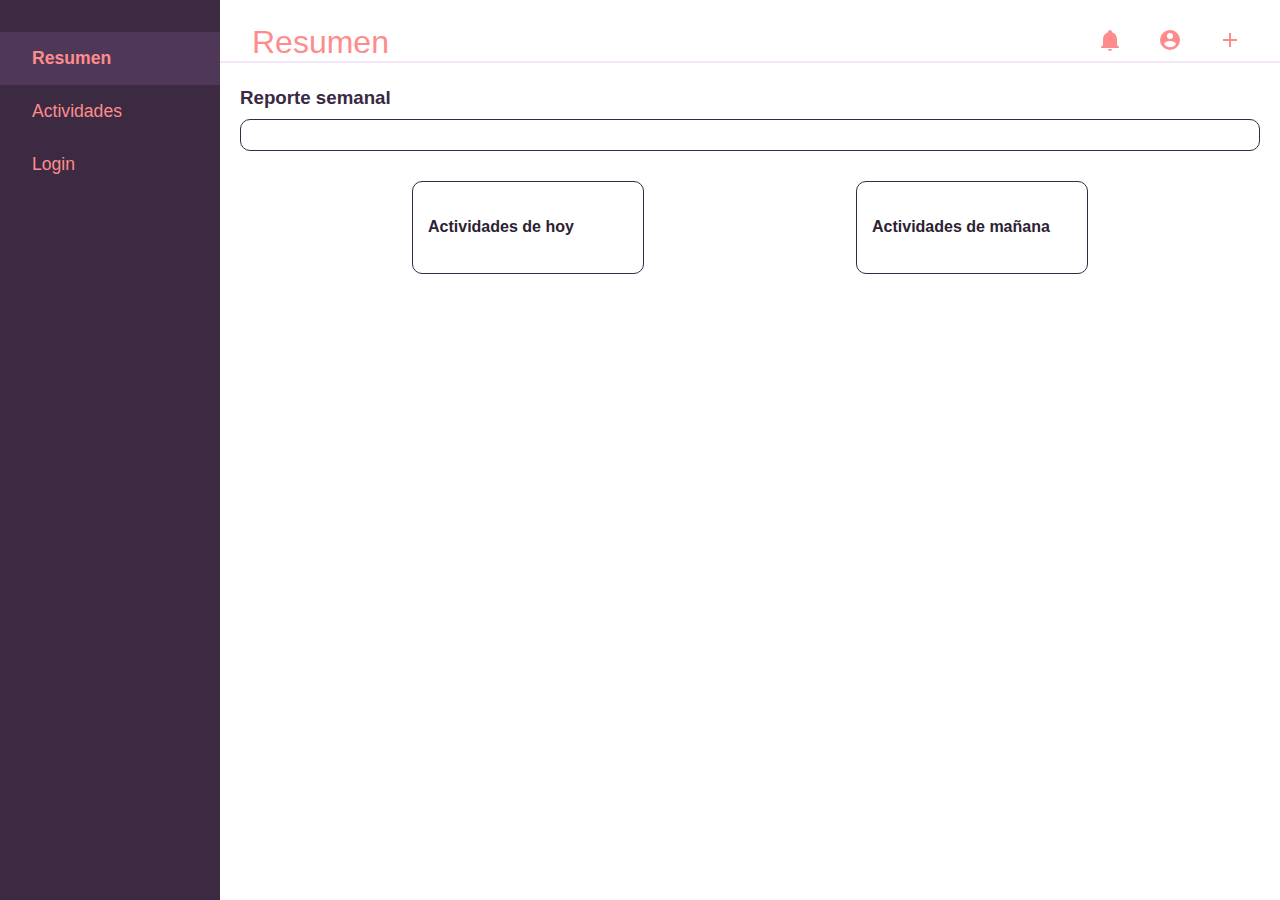
<file: index.html>
<!DOCTYPE html>
<html lang="es">

<head>
  <meta charset="UTF-8" />
  <meta name="viewport" content="width=device-width, initial-scale=1" />
  <title>Resumen</title>
  <link rel="stylesheet" href="css/resumen.css">
  <link rel="stylesheet" href="css/global.css">
</head>

<body>

  <special-header></special-header>

  <div class="main">
    <page-header class="header" title="Resumen"></page-header>
    <h3>Reporte semanal</h3>
    <div class="reporte">
      <div class="tareas-semanal"></div>
    </div>
    <div class="actividades">
      <div class="actividad-box">
        <h4>Actividades de hoy</h4>
      </div>
      <div class="actividad-box">
        <h4>Actividades de mañana</h4>
      </div>
    </div>
  </div>

  <script src="src/headerManager.js"></script>
  <script type="module" src="src/resumen-render.js"></script>
  <script type="module">
    import { fetch_data, check_today_tasks_and_notify } from './src/utils.js';
    if (!localStorage.getItem('allData')) {
      fetch_data('datos.json').then(() => check_today_tasks_and_notify());
    } else {
      check_today_tasks_and_notify();
    }
  </script>
</body>

</html>
</file>
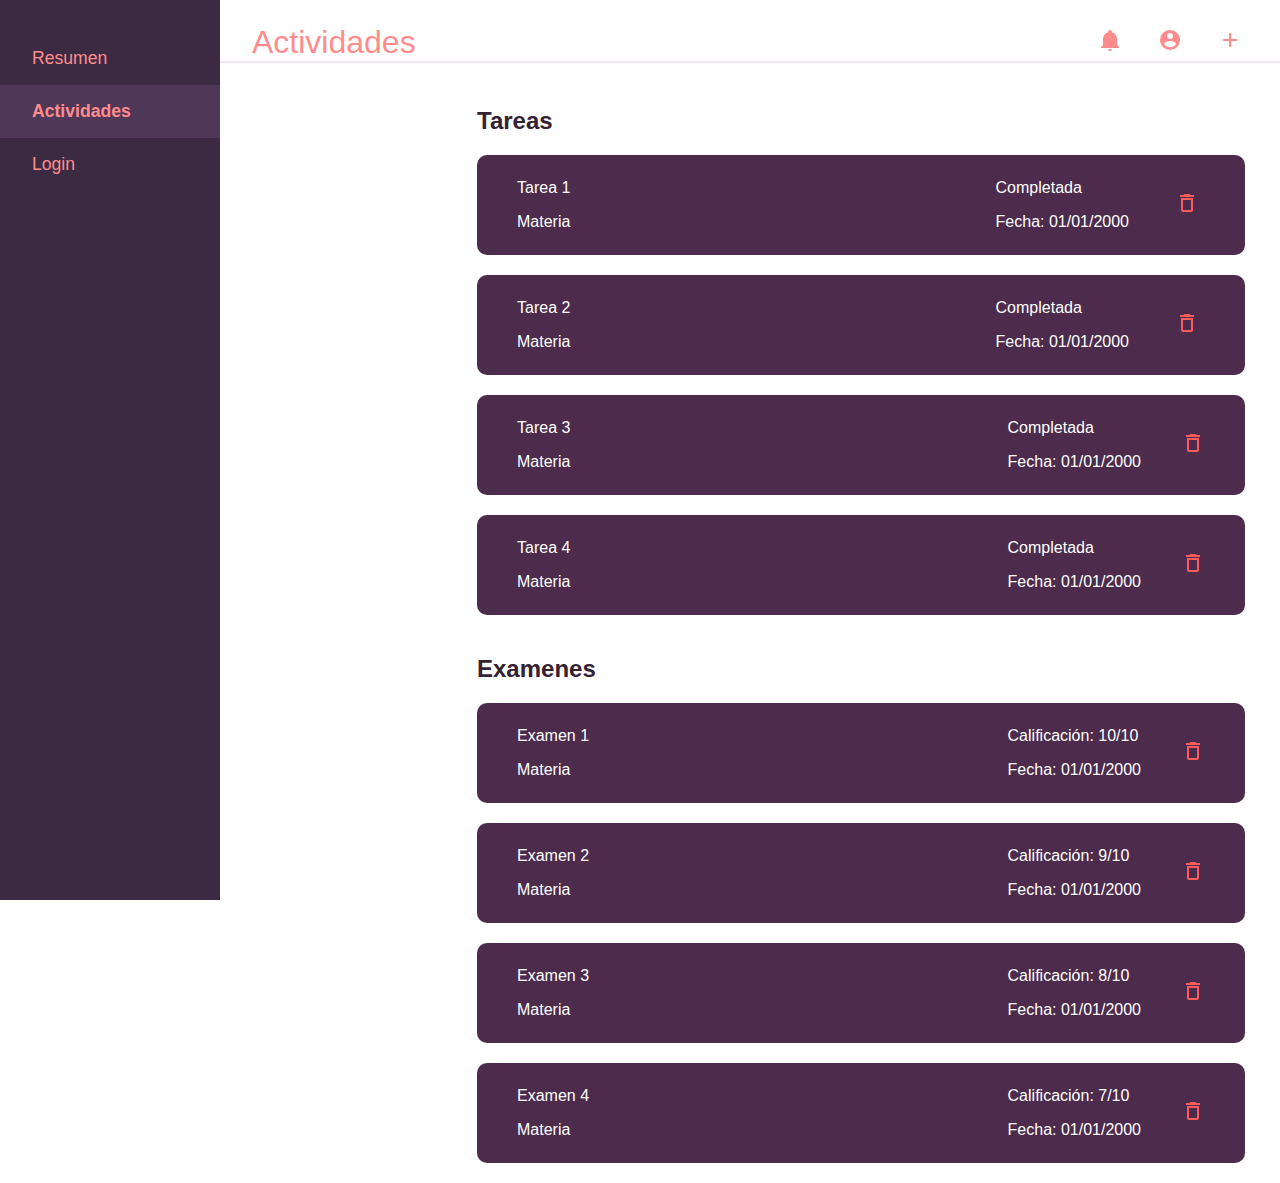
<file: actividades.html>
<!DOCTYPE html>
<html lang="en">

<head>
  <meta charset="UTF-8">
  <meta name="viewport" content="width=device-width, initial-scale=1.0">
  <title>Document</title>
  <link rel="stylesheet" href="css/global.css">
  <link rel="stylesheet" href="css/activities-styles.css">
</head>

<body>
  <special-header></special-header>

  <div class="main-content">
    <page-header class="header" title="Actividades"></page-header>
    <main class="container">
      <section class="activities">
        <h2>Tareas</h2>
        <div class="activity">
          <div class="left">
            <p>Tarea 1</p>
            <p>Materia</p>
          </div>
          <div class="right">
            <p>Completada</p>
            <p>Fecha: 01/01/2000</p>
          </div>
          <button class="btn-delete" aria-label="Delete activity">
            <svg xmlns="http://www.w3.org/2000/svg" width="24" height="24" viewBox="0 0 24 24">
              <path fill="currentColor"
                d="M6 19a2 2 0 0 0 2 2h8a2 2 0 0 0 2-2V7H6zM8 9h8v10H8zm7.5-5l-1-1h-5l-1 1H5v2h14V4z" />
            </svg>
          </button>
        </div>
        <div class="activity">
          <div class="left">
            <p>Tarea 2</p>
            <p>Materia</p>
          </div>
          <div class="right">
            <p>Completada</p>
            <p>Fecha: 01/01/2000</p>
          </div>
          <button class="btn-delete" aria-label="Delete activity">
            <svg xmlns="http://www.w3.org/2000/svg" width="24" height="24" viewBox="0 0 24 24">
              <path fill="currentColor"
                d="M6 19a2 2 0 0 0 2 2h8a2 2 0 0 0 2-2V7H6zM8 9h8v10H8zm7.5-5l-1-1h-5l-1 1H5v2h14V4z" />
            </svg>
          </button>
        </div>
        <div class="activity">
          <div class="left">
            <p>Tarea 3</p>
            <p>Materia</p>
          </div>
          <div class="right">
            <p>Completada</p>
            <p>Fecha: 01/01/2000</p>
          </div>
          <span class="btn-delete">
            <svg xmlns="http://www.w3.org/2000/svg" width="24" height="24" viewBox="0 0 24 24">
              <path fill="currentColor"
                d="M6 19a2 2 0 0 0 2 2h8a2 2 0 0 0 2-2V7H6zM8 9h8v10H8zm7.5-5l-1-1h-5l-1 1H5v2h14V4z" />
            </svg>
          </span>
        </div>
        <div class="activity">
          <div class="left">
            <p>Tarea 4</p>
            <p>Materia</p>
          </div>
          <div class="right">
            <p>Completada</p>
            <p>Fecha: 01/01/2000</p>
          </div>
          <span class="btn-delete">
            <svg xmlns="http://www.w3.org/2000/svg" width="24" height="24" viewBox="0 0 24 24">
              <path fill="currentColor"
                d="M6 19a2 2 0 0 0 2 2h8a2 2 0 0 0 2-2V7H6zM8 9h8v10H8zm7.5-5l-1-1h-5l-1 1H5v2h14V4z" />
            </svg>
          </span>
        </div>
      </section>
      <section class="activities">
        <h2>Examenes</h2>
        <div class="activity">
          <div class="left">
            <p>Examen 1</p>
            <p>Materia</p>
          </div>
          <div class="right">
            <p>Calificación: 10/10</p>
            <p>Fecha: 01/01/2000</p>
          </div>
          <span class="btn-delete">
            <svg xmlns="http://www.w3.org/2000/svg" width="24" height="24" viewBox="0 0 24 24">
              <path fill="currentColor"
                d="M6 19a2 2 0 0 0 2 2h8a2 2 0 0 0 2-2V7H6zM8 9h8v10H8zm7.5-5l-1-1h-5l-1 1H5v2h14V4z" />
            </svg>
          </span>
        </div>
        <div class="activity">
          <div class="left">
            <p>Examen 2</p>
            <p>Materia</p>
          </div>
          <div class="right">
            <p>Calificación: 9/10</p>
            <p>Fecha: 01/01/2000</p>
          </div>
          <span class="btn-delete">
            <svg xmlns="http://www.w3.org/2000/svg" width="24" height="24" viewBox="0 0 24 24">
              <path fill="currentColor"
                d="M6 19a2 2 0 0 0 2 2h8a2 2 0 0 0 2-2V7H6zM8 9h8v10H8zm7.5-5l-1-1h-5l-1 1H5v2h14V4z" />
            </svg>
          </span>
        </div>
        <div class="activity">
          <div class="left">
            <p>Examen 3</p>
            <p>Materia</p>
          </div>
          <div class="right">
            <p>Calificación: 8/10</p>
            <p>Fecha: 01/01/2000</p>
          </div>
          <span class="btn-delete">
            <svg xmlns="http://www.w3.org/2000/svg" width="24" height="24" viewBox="0 0 24 24">
              <path fill="currentColor"
                d="M6 19a2 2 0 0 0 2 2h8a2 2 0 0 0 2-2V7H6zM8 9h8v10H8zm7.5-5l-1-1h-5l-1 1H5v2h14V4z" />
            </svg>
          </span>
        </div>
        <div class="activity">
          <div class="left">
            <p>Examen 4</p>
            <p>Materia</p>
          </div>
          <div class="right">
            <p>Calificación: 7/10</p>
            <p>Fecha: 01/01/2000</p>
          </div>
          <span class="btn-delete">
            <svg xmlns="http://www.w3.org/2000/svg" width="24" height="24" viewBox="0 0 24 24">
              <path fill="currentColor"
                d="M6 19a2 2 0 0 0 2 2h8a2 2 0 0 0 2-2V7H6zM8 9h8v10H8zm7.5-5l-1-1h-5l-1 1H5v2h14V4z" />
            </svg>
          </span>
        </div>
      </section>
    </main>
  </div>

  <script src="./src/headerManager.js"></script>
</body>

</html>
</file>
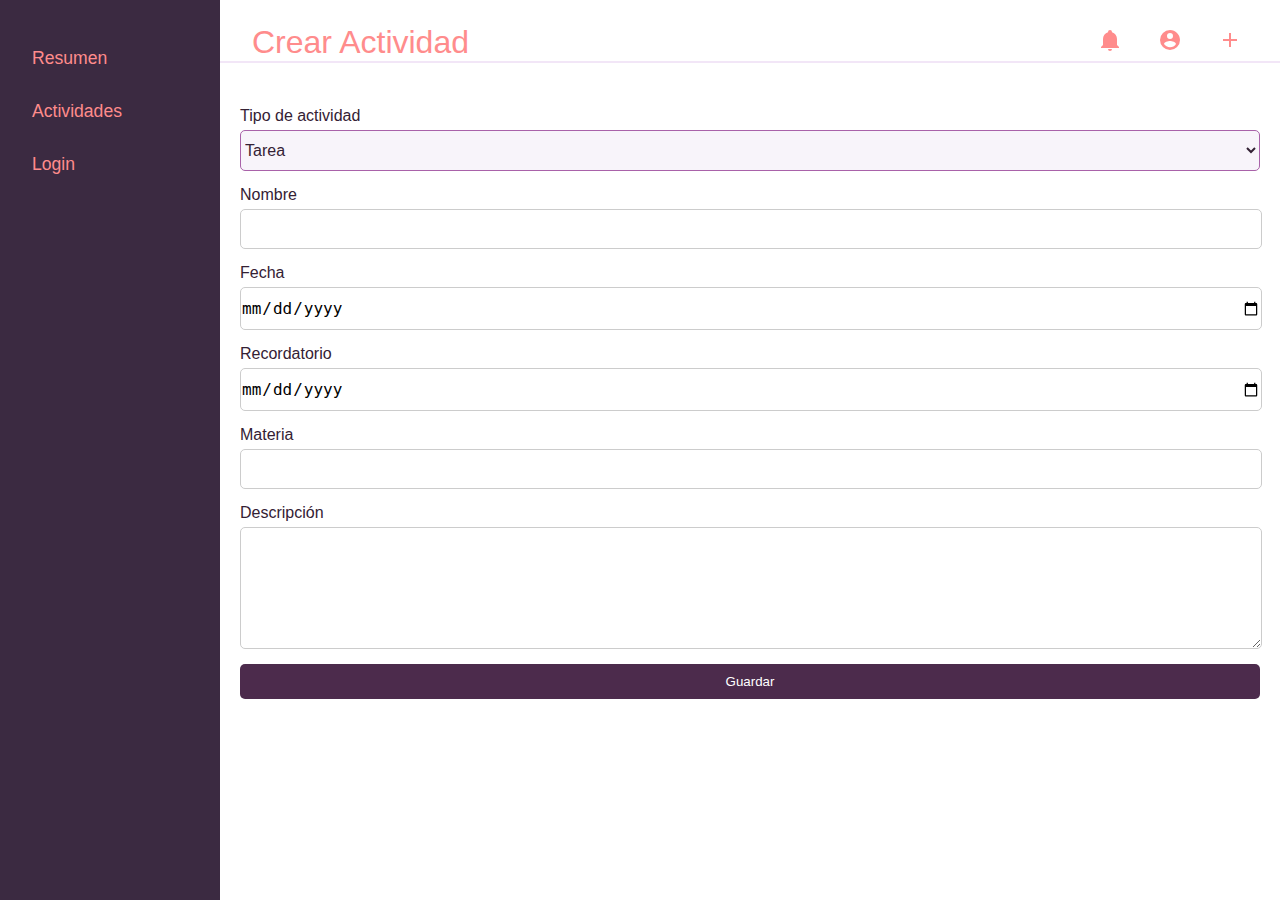
<file: crear-actividad.html>
<!DOCTYPE html>
<html lang="en">

<head>
    <meta charset="UTF-8">
    <meta name="viewport" content="width=device-width, initial-scale=1.0">
    <title>Editar Actividad</title>
    <link rel="stylesheet" href="css/crear-actividad-styles.css">
    <link rel="stylesheet" href="css/global.css">
</head>

<body>
    <special-header></special-header>
    <div class="main-content">
        <page-header class="header" title="Crear Actividad"></page-header>
        <main class="container">
            <form class="form" action="">
                <div class="form-group">
                    <label for="tipo-actividad">Tipo de actividad</label>
                    <select id="tipo-actividad" name="tipo-actividad" required>
                        <option value="tareas">Tarea</option>
                        <option value="examenes">Examen</option>
                    </select>
                </div>
                <div class="form-group">
                    <label for="activity-name">Nombre</label>
                    <input type="text" id="activity-name" name="activity-name" required>
                </div>
                <div class="form-group">
                    <label for="date">Fecha</label>
                    <input type="date" id="date" name="date" required>
                </div>
                <div class="form-group">
                    <label for="reminder">Recordatorio</label>
                    <input type="date" id="reminder" name="reminder" required>
                </div>
                <div class="form-group">
                    <label for="subject">Materia</label>
                    <input type="text" id="subject" name="subject" required>
                </div>
                <div class="form-group">
                    <label for="description">Descripción</label>
                    <textarea id="description" name="description" rows="4" required></textarea>
                </div>
                <button type="submit" class="btn btn-primary">Guardar</button>
            </form>
        </main>
    </div>

    <script src="./src/headerManager.js"></script>
    <script type="module" src="./src/crear-actividad.js"></script>
</body>

</html>
</file>
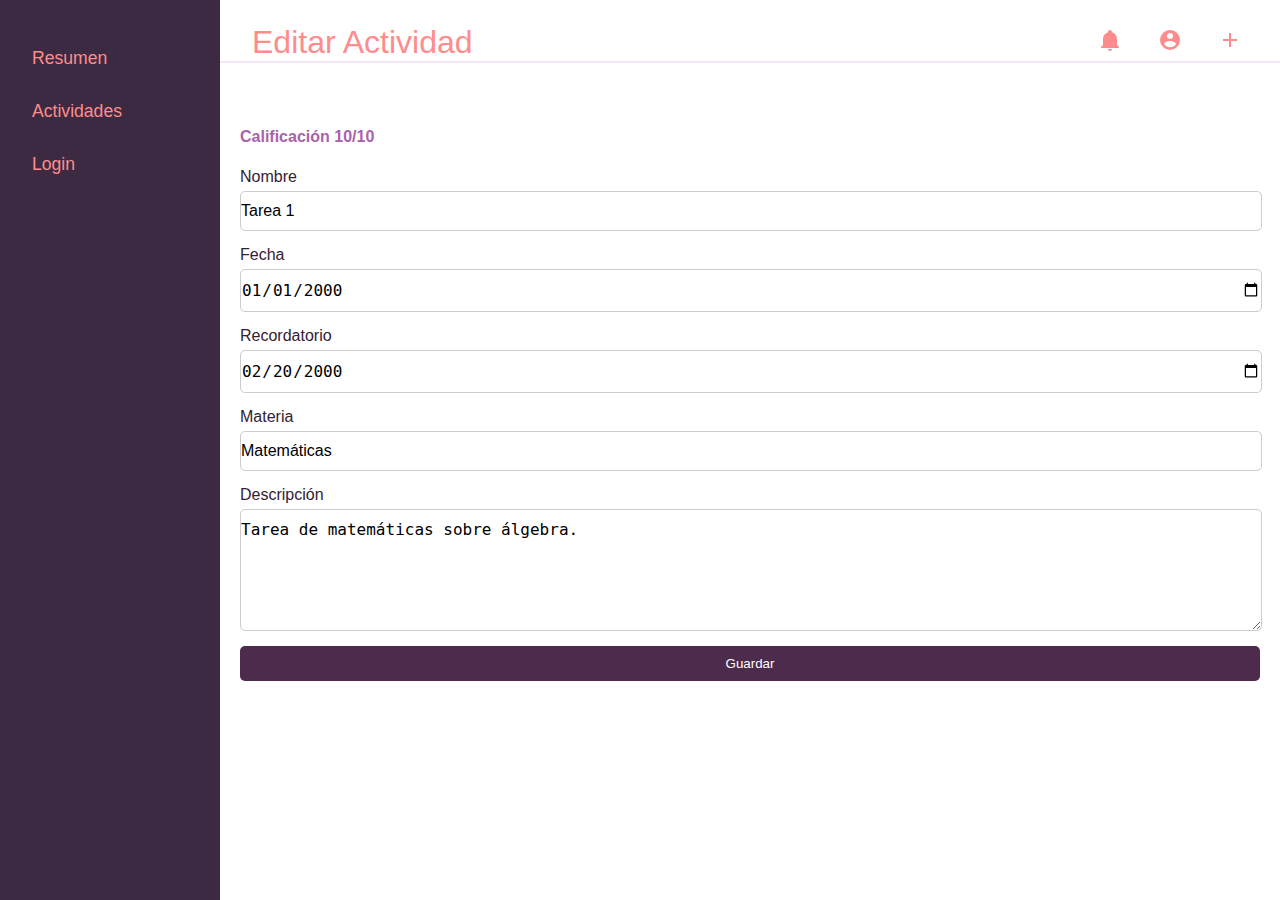
<file: editar-actividad.html>
<!DOCTYPE html>
<html lang="en">

<head>
    <meta charset="UTF-8">
    <meta name="viewport" content="width=device-width, initial-scale=1.0">
    <title>Editar Actividad</title>
    <link rel="stylesheet" href="css/editar-styles.css">
    <link rel="stylesheet" href="css/global.css">
</head>

<body>
    <special-header></special-header>
    <div class="main-content">
        <page-header class="header" title="Editar Actividad"></page-header>
        <main class="container">
            <form class="form" action="">
                <h4 class="score">Calificación 10/10</h4>
                <div class="form-group">
                    <label for="activity-name">Nombre</label>
                    <input type="text" id="activity-name" name="activity-name" value="Tarea 1" required>
                </div>
                <div class="form-group">
                    <label for="date">Fecha</label>
                    <input type="date" id="date" name="date" value="2000-01-01" required>
                </div>
                <div class="form-group">
                    <label for="reminder">Recordatorio</label>
                    <input type="date" id="reminder" name="reminder" value="2000-02-20" required>
                </div>
                <div class="form-group">
                    <label for="subject">Materia</label>
                    <input type="text" id="subject" name="subject" value="Matemáticas" required>
                </div>
                <div class="form-group">
                    <label for="description">Descripción</label>
                    <textarea id="description" name="description" rows="4"
                        required>Tarea de matemáticas sobre álgebra.</textarea>
                </div>
                <button type="submit" class="btn btn-primary">Guardar</button>
            </form>
        </main>
    </div>

    <script src="./src/headerManager.js"></script>
</body>

</html>
</file>
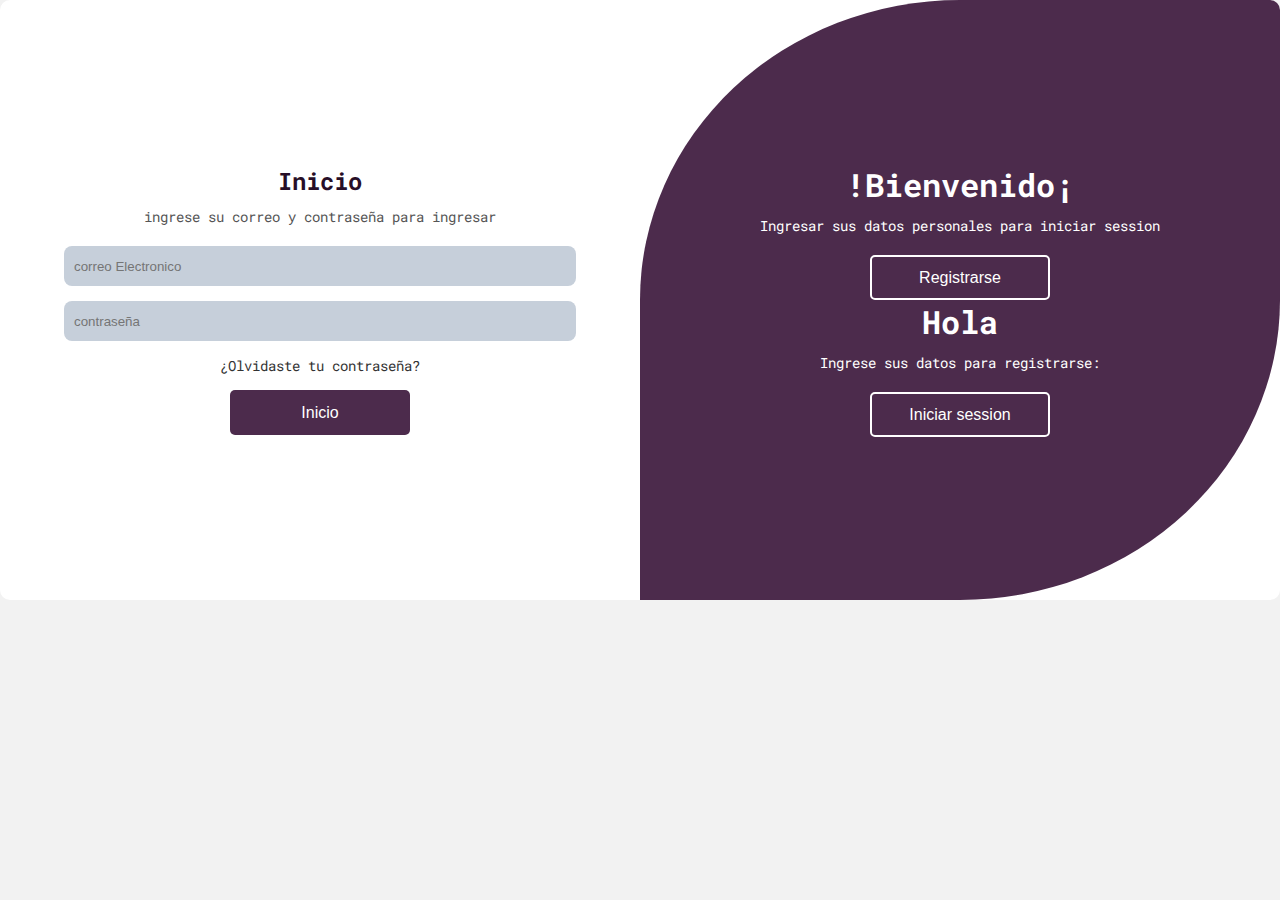
<file: login.html>
<!doctype html>
<html lang="es">
  <head>
    <meta charset="UTF-8" />
    <meta name="viewport" content="width=device-width, initial-scale=1.0" />
    <link rel="stylesheet" href="css/login-styles.css" />
    <title>proyecto</title>
  </head>
  <body>
    <special-header></special-header>
    <div class="container">
      <div class="container-form">
        <form class="inicio-session">
          <h2>Inicio</h2>
          <span>ingrese su correo y contraseña para ingresar</span>
          <div class="container-input">
            <input type="email" placeholder="correo Electronico" id="email" />
          </div>
          <div class="container-input">
            <input type="password" placeholder="contraseña" id="password" />
          </div>
          <a href="#">¿Olvidaste tu contraseña?</a>
          <button class="button">Inicio</button>
        </form>
      </div>
      <div class="container-form">
        <form class="registro">
          <h2>Registro</h2>
          <span>Ingrese sus datos</span>
          <div class="container-input">
            <input type="name" placeholder="nombre" id="nombre" />
          </div>
          <div class="container-input">
            <input type="email" placeholder="correo Electronico" id="email" />
          </div>
          <div class="container-input">
            <input type="password" placeholder="contraseña" id="password" />
          </div>
          <button class="button" type="submit">Registrarse</button>
        </form>
      </div>

      <div class="container-bienvenido">
        <div class="bienvenido-sign-up bienvenido">
          <h3>!Bienvenido¡</h3>
          <p>Ingresar sus datos personales para iniciar session</p>
          <button class="button" id="btn-sign-up">Registrarse</button>
        </div>
        <div class="bienvenido-sign-in bienvenido">
          <h3>Hola</h3>
          <p>Ingrese sus datos para registrarse:</p>
          <button class="button" type="submit" id="btn-sign-in">
            Iniciar session
          </button>
        </div>
      </div>
    </div>
    <special-footer></special-footer>

    <script src="src/login-script.js"></script>
  </body>
</html>
</file>
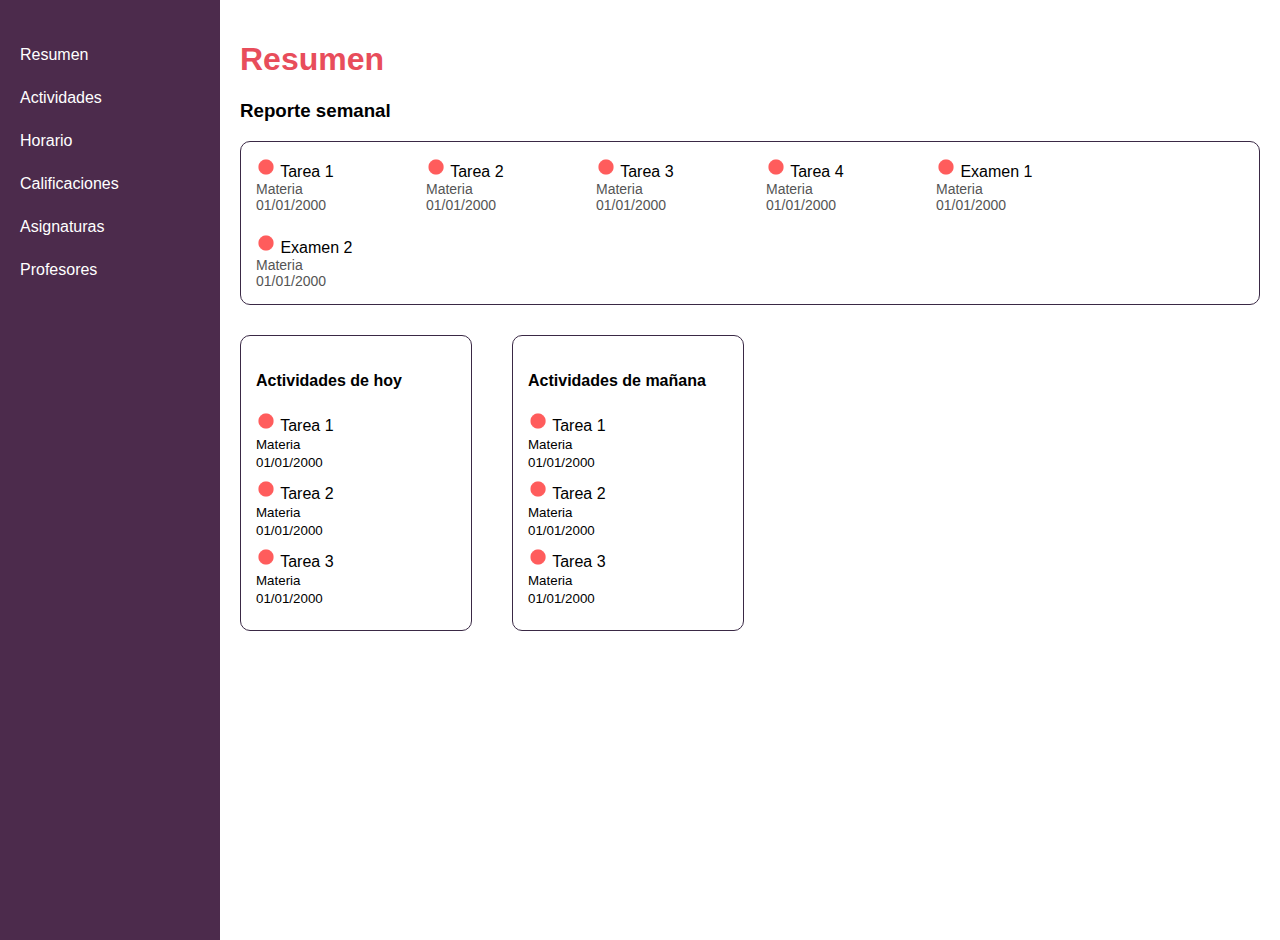
<file: resumen.html>
<!DOCTYPE html>
<html lang="es">
<head>
  <meta charset="UTF-8">
  <title>Resumen</title>
  <link rel="stylesheet" href="resumen.css">
</head>
<body>

  <div class="sidebar">
    <ul>
      <li>Resumen</li>
      <li>Actividades</li>
      <li>Horario</li>
      <li>Calificaciones</li>
      <li>Asignaturas</li>
      <li>Profesores</li>
    </ul>
  </div>

  <div class="main">
    <div class="resumen">
      <h1>Resumen</h1>
    </div>
    
    <h3>Reporte semanal</h3>
    <div class="reporte">
      <div class="tareas-semanal">
        <div class="tarea"><a href=""><img src="puntos.png" alt="" height="20px" width="20px"></a> Tarea 1<br><span>Materia<br>01/01/2000</span></div>
        <div class="tarea"><a href=""><img src="puntos.png" alt="" height="20px" width="20px"></a> Tarea 2<br><span>Materia<br>01/01/2000</span></div>
        <div class="tarea"><a href=""><img src="puntos.png" alt="" height="20px" width="20px"></a> Tarea 3<br><span>Materia<br>01/01/2000</span></div>
        <div class="tarea"><a href=""><img src="puntos.png" alt="" height="20px" width="20px"></a> Tarea 4<br><span>Materia<br>01/01/2000</span></div>
        <div class="tarea"><a href=""><img src="puntos.png" alt="" height="20px" width="20px"></a> Examen 1<br><span>Materia<br>01/01/2000</span></div>
        <div class="tarea"><a href=""><img src="puntos.png" alt="" height="20px" width="20px"></a> Examen 2<br><span>Materia<br>01/01/2000</span></div>
      </div>
    </div>

    <div class="actividades">
      <div class="actividad-box">
        <h4>Actividades de hoy</h4>
        <p><a href=""><img src="puntos.png" alt="" height="20px" width="20px"></a> Tarea 1<br><small>Materia<br>01/01/2000</small></p>
        <p><a href=""><img src="puntos.png" alt="" height="20px" width="20px"></a> Tarea 2<br><small>Materia<br>01/01/2000</small></p>
        <p><a href=""><img src="puntos.png" alt="" height="20px" width="20px"></a> Tarea 3<br><small>Materia<br>01/01/2000</small></p>
      </div>

      <div class="actividad-box">
        <h4>Actividades de mañana</h4>
        <p><a href=""><img src="puntos.png" alt="" height="20px" width="20px"></a> Tarea 1<br><small>Materia<br>01/01/2000</small></p>
        <p><a href=""><img src="puntos.png" alt="" height="20px" width="20px"></a> Tarea 2<br><small>Materia<br>01/01/2000</small></p>
        <p><a href=""><img src="puntos.png" alt="" height="20px" width="20px"></a> Tarea 3<br><small>Materia<br>01/01/2000</small></p>
      </div>
    </div>
  </div>

</body>
</html>
</file>
<file: css/resumen.css>
body {
    font-family: sans-serif;
    margin: 0;
    display: flex;
}

.main {
    flex: 1;
}

.botonesHeader {
    display: flex;
    justify-content: right;
    align-items: center;
}

.main h3 {
    color: #3a2945;
    margin: 10px 20px;
}

.reporte {
    border: 1px solid #3a2945;
    border-radius: 10px;
    padding: 15px;
    margin: 0 20px;
    margin-bottom: 30px;
}

.tareas-semanal {
    display: flex;
    flex-wrap: wrap;
}

.tarea {
    margin: 10px;
    width: 250px;
}

.tarea span {
    display: block;
    font-size: 14px;
    margin-top: 6px;
    color: #555;
}

.tarea svg {
    color: red;
    margin-right: 5px;
}

.actividades {
    display: flex;
    justify-content: space-evenly;
    gap: 40px;
    margin: 20px 20px;
}

.actividad-box {
    border: 1px solid #3a2945;
    border-radius: 10px;
    padding: 15px;
    width: 200px;
}

.actividad-box p {
    margin: 8px 0;
}
</file>
<file: css/global.css>
.header {
    width: 100%;
}
</file>
<file: css/activities-styles.css>
.container {
  display: flex;
  flex-direction: column;
  margin: 0 15px 0 237px;
  padding: 0 20px;
  color: #fff
}

.activities h2 {
  color: #342134;
}

.activity {
  display: flex;
  justify-content: space-between;
  align-items: center;
  margin: 20px 0;
  padding: 8px 40px;
  background-color: #4C2B4C;
  border-radius: 10px;
}

.activity a {
  color: #fff;
  text-decoration: none;
}

.activity .right {
  margin-left: auto;
  margin-right: 40px;
}

.btn-delete {
  background-color: #4C2B4C;
  border: none;
  color: #FC5C5C;
  cursor: pointer;
}
</file>
<file: css/crear-actividad-styles.css>
.container {
  display: flex;
  flex-direction: column;
  padding: 0 20px;
}

.form {
    display: flex;
    flex-direction: column;
    margin: 20px 0;
}

.form-group {
    margin-bottom: 15px;
    display: flex;
    flex-direction: column;
}

.form-group label {
    margin-bottom: 5px;
    color: #342134;
}

.form-group input,
.form-group textarea {
    padding: 10px 0;
    border: 1px solid #ccc;
    border-radius: 5px;
    font-size: 16px;
}
.form-group input[type="text"],
.form-group input[type="date"],
.form-group input[type="number"] {
    width: 100%;
}
.form-group textarea {
    width: 100%;
    height: 100px;
}
.form button {
    background-color: #4C2B4C;
    color: #fff;
    border: none;
    padding: 10px 20px;
    border-radius: 5px;
    cursor: pointer;
}
.form-group button:hover {
    background-color: #3a1f3a;
}

.score {
    color: #A962A9;
}

.edit-score-btn {
    background: none;
    border: none;
    color: #A962A9;
    font-size: 1.1em;
    margin-left: 8px;
    cursor: pointer;
    vertical-align: middle;
    transition: color 0.2s;
}

.edit-score-btn:hover {
    color: #4C2B4C;
}

.score-input {
    margin-left: 8px;
    padding: 2px 6px;
    border: 1px solid #A962A9;
    border-radius: 4px;
    font-size: 1em;
    width: 50px;
    vertical-align: middle;
}

.form-group select {
    padding: 10px 0;
    border: 1.5px solid #A962A9;
    border-radius: 5px;
    font-size: 16px;
    background: #f8f4fa;
    color: #342134;
    outline: none;
    transition: border 0.2s;
}
.form-group select:focus {
    border: 2px solid #4C2B4C;
    background: #fff;
}
</file>
<file: css/editar-styles.css>
.container {
  display: flex;
  flex-direction: column;
  padding: 0 20px;
}

.form {
    display: flex;
    flex-direction: column;
    margin: 20px 0;
}

.form-group {
    margin-bottom: 15px;
    display: flex;
    flex-direction: column;
}

.form-group label {
    margin-bottom: 5px;
    color: #342134;
}

.form-group input,
.form-group textarea {
    padding: 10px 0;
    border: 1px solid #ccc;
    border-radius: 5px;
    font-size: 16px;
}
.form-group input[type="text"],
.form-group input[type="date"],
.form-group input[type="number"] {
    width: 100%;
}
.form-group textarea {
    width: 100%;
    height: 100px;
}
.form button {
    background-color: #4C2B4C;
    color: #fff;
    border: none;
    padding: 10px 20px;
    border-radius: 5px;
    cursor: pointer;
}
.form-group button:hover {
    background-color: #3a1f3a;
}

.score {
    color: #A962A9;
}

.edit-score-btn {
    background: none;
    border: none;
    color: #A962A9;
    font-size: 1.1em;
    margin-left: 8px;
    cursor: pointer;
    vertical-align: middle;
    transition: color 0.2s;
}

.edit-score-btn:hover {
    color: #4C2B4C;
}

.score-input {
    margin-left: 8px;
    padding: 2px 6px;
    border: 1px solid #A962A9;
    border-radius: 4px;
    font-size: 1em;
    width: 50px;
    vertical-align: middle;
}
</file>
<file: css/login-styles.css>
/* Fuente personalizada desde Google Fonts */
@import url("https://fonts.googleapis.com/css2?family=Roboto+Mono:wght@400;700&display=swap");

/* Estilo para los títulos h2 dentro de la sección de inicio de sesión */
.inicio-session h2 {
  color: #270e27;
}

/* Reset de márgenes y paddings, y box-sizing para evitar problemas de layout */
* {
  margin: 0;
  padding: 0;
  box-sizing: border-box;
}

/* Estilos generales del cuerpo de la página */
body {
  font-family: "Roboto Mono", monospace; /* Fuente de estilo tipo máquina de escribir */
  width: 100%;
  height: 100vh;
  background: #f2f2f2; /* Fondo gris claro */
}

/* Contenedor principal del formulario (login/register) */
.container {
  width: 100%;
  height: 600px;
  background: #fff;
  display: flex;
  position: relative;
  overflow: hidden;
  border-radius: 10px;
}

/* Contenedor que agrupa ambos formularios (login y registro) */
.forms-container {
  width: 100%;
  height: 100%;
  display: flex;
  transition: transform 0.6s ease-in-out; /* Transición para el efecto toggle */
}

/* Contenedor individual de cada formulario (login o registro) */
.container-form {
  width: 50%;
  height: 100%;
  display: flex;
  flex-direction: column;
  justify-content: center;
  align-items: center;
}

/* Estilos del formulario dentro del contenedor */
.container-form form {
  display: flex;
  flex-direction: column;
  align-items: center;
  width: 80%;
}

/* Título del formulario */
.container-form h2 {
  margin-bottom: 10px;
}

/* Texto debajo del título */
.container-form span {
  margin-bottom: 20px;
  font-size: 14px;
  color: #555;
}

/* Contenedor de cada campo input */
.container-input {
  width: 100%;
  height: 40px;
  background: #c6cfda; /* Fondo gris azulado */
  margin-bottom: 15px;
  padding: 0 10px;
  display: flex;
  align-items: center;
  border-radius: 8px;
}

/* Estilo de los inputs dentro del contenedor */
.container-input input {
  width: 100%;
  height: 100%;
  border: none;
  outline: none;
  background: inherit;
}

/* Enlaces dentro del formulario, como "¿Olvidaste tu contraseña?" */
.container-form a {
  font-size: 14px;
  color: #333;
  margin-bottom: 15px;
  text-decoration: none;
}

/* Botón principal del formulario */
.button {
  width: 180px;
  height: 45px;
  background-color: #4c2b4c; /* Morado oscuro */
  color: #fff;
  border: none;
  border-radius: 5px;
  font-size: 16px;
  cursor: pointer;
}

/* Texto de error debajo del input */
.container-input .error {
  color: #e74c3c; /* Rojo */
  font-size: 13px;
  margin-top: 2px;
  margin-bottom: 2px;
  display: block;
  min-height: 16px;
  font-weight: 500;
  letter-spacing: 0.2px;
}

/* Estilo adicional para resaltar inputs con error */
.container-input input:invalid,
.container-input input.error {
  border: 1.5px solid #e74c3c;
  background: #ffeaea; /* Fondo rosado */
}

/* Contenedor morado a la derecha que actúa como panel de bienvenida o cambio de formulario */
.container-bienvenido {
  border-radius: 50% 0 50%; /* Forma decorativa */
  position: absolute;
  width: 50%;
  height: 100%;
  background: #4c2b4c;
  top: 0;
  right: 0;
  z-index: 10;
  display: flex;
  flex-direction: column;
  justify-content: center;
  align-items: center;
  transition: transform 0.6s ease-in-out;
}

/* Estilo del contenido dentro del panel de bienvenida */
.bienvenido {
  text-align: center;
  color: #fff;
  padding: 0 30px;
}

/* Título del panel de bienvenida */
.bienvenido h3 {
  font-size: 32px;
  margin-bottom: 10px;
}

/* Párrafo del panel de bienvenida */
.bienvenido p {
  font-size: 14px;
  margin-bottom: 20px;
}

/* Botón transparente en el panel de bienvenida */
.bienvenido .button {
  background: transparent;
  border: 2px solid #fff;
  color: #fff;
}

/* Efecto toggle para mostrar/ocultar los formularios con transición */
.container.toggle .forms-container {
  transform: translateX(-50%);
}

.container.toggle .container-bienvenido {
  transform: translateX(-100%);
}

/* Barra visual para indicar la fortaleza de la contraseña */
.strength-container {
    margin-top: 5px;
    height: 8px;
    background-color: #ddd;
    border-radius: 4px;
    position: relative;
    overflow: hidden;
}

/* Barra de progreso que cambia de ancho según la fortaleza */
.strength-bar {
    height: 100%;
    width: 0%;
    transition: width 0.3s ease;
    border-radius: 4px;
}

/* Texto debajo de la barra que indica si la contraseña es débil, media o fuerte */
#strengthText {
    display: block;
    margin-top: 5px;
    font-size: 0.9rem;
    font-weight: bold;
}
</file>
<file: resumen.css>
body {
    font-family: sans-serif;
    margin: 0;
    display: flex;
    }


.sidebar {
    background-color: #4c2b4c;
    color: white;
    width: 200px;
    height: 100vh;
    padding: 20px 10px;
    }

.sidebar h3 {
    margin-bottom: 20px;
    }

.sidebar ul {
    list-style: none;
    padding: 0;
    }

.sidebar li {
    padding: 10px;
    margin-bottom: 5px;
    cursor: pointer;
    }

.sidebar li:hover {
    background-color: #3a2945;
    }


.main {
    flex: 1;
    padding: 20px;
    }

.botonesHeader {
    display: flex;
    justify-content:right;
    align-items: center;
    }

.resumen {
    color: #e84d5b;
    }

.header h1 {
    color: #e84d5b;
    }

.reporte {
    border: 1px solid #3a2945;
    border-radius: 10px;
    padding: 15px;
    margin-bottom: 30px;
    }

.tareas-semanal {
    display: flex;
    flex-wrap: wrap;
    gap: 20px;
    }

.tarea {
    width: 150px;
    }

.tarea span {
    display: block;
    font-size: 14px;
    color: #555;
    }

.dot {
    color: red;
    margin-right: 5px;
    }

.actividades {
    display: flex;
    gap: 40px;
    }

.actividad-box {
    border: 1px solid #3a2945;
    border-radius: 10px;
    padding: 15px;
    width: 200px;
    }

.actividad-box p {
    margin: 8px 0;
    }
</file>
